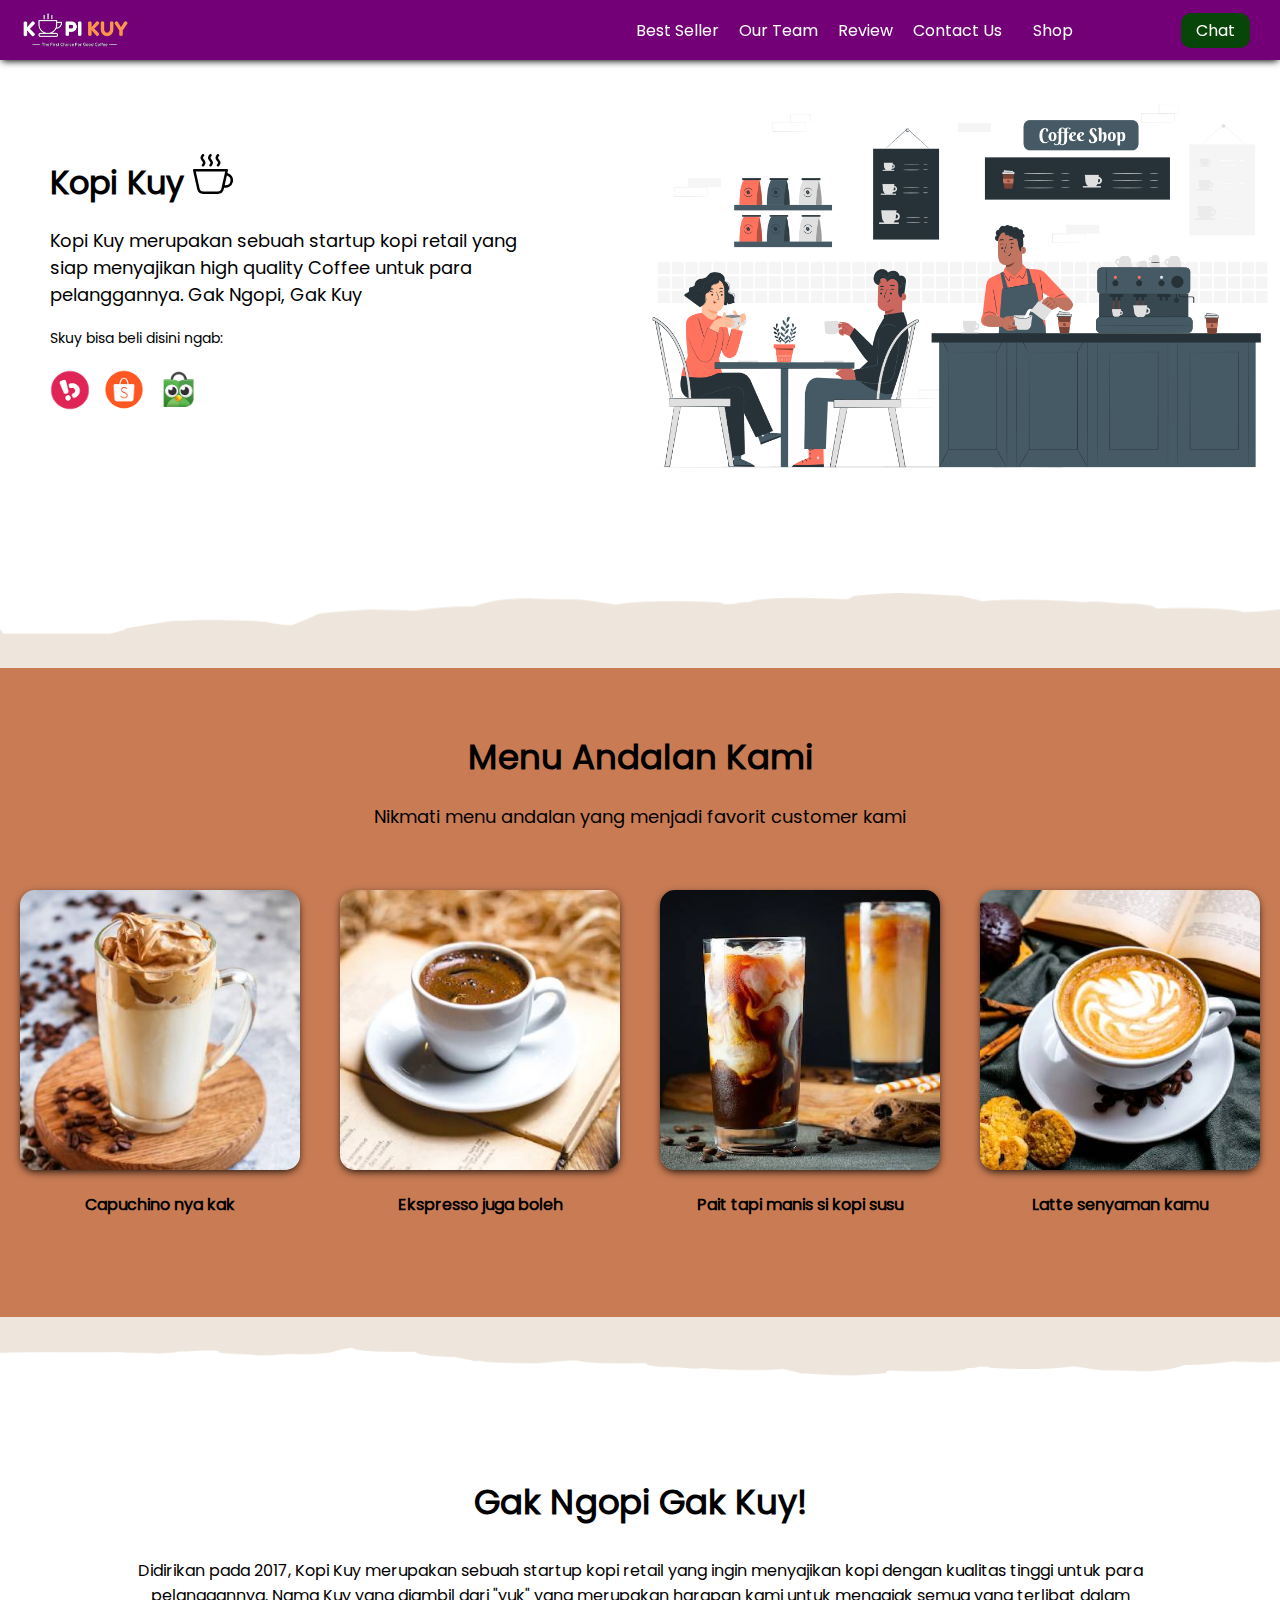
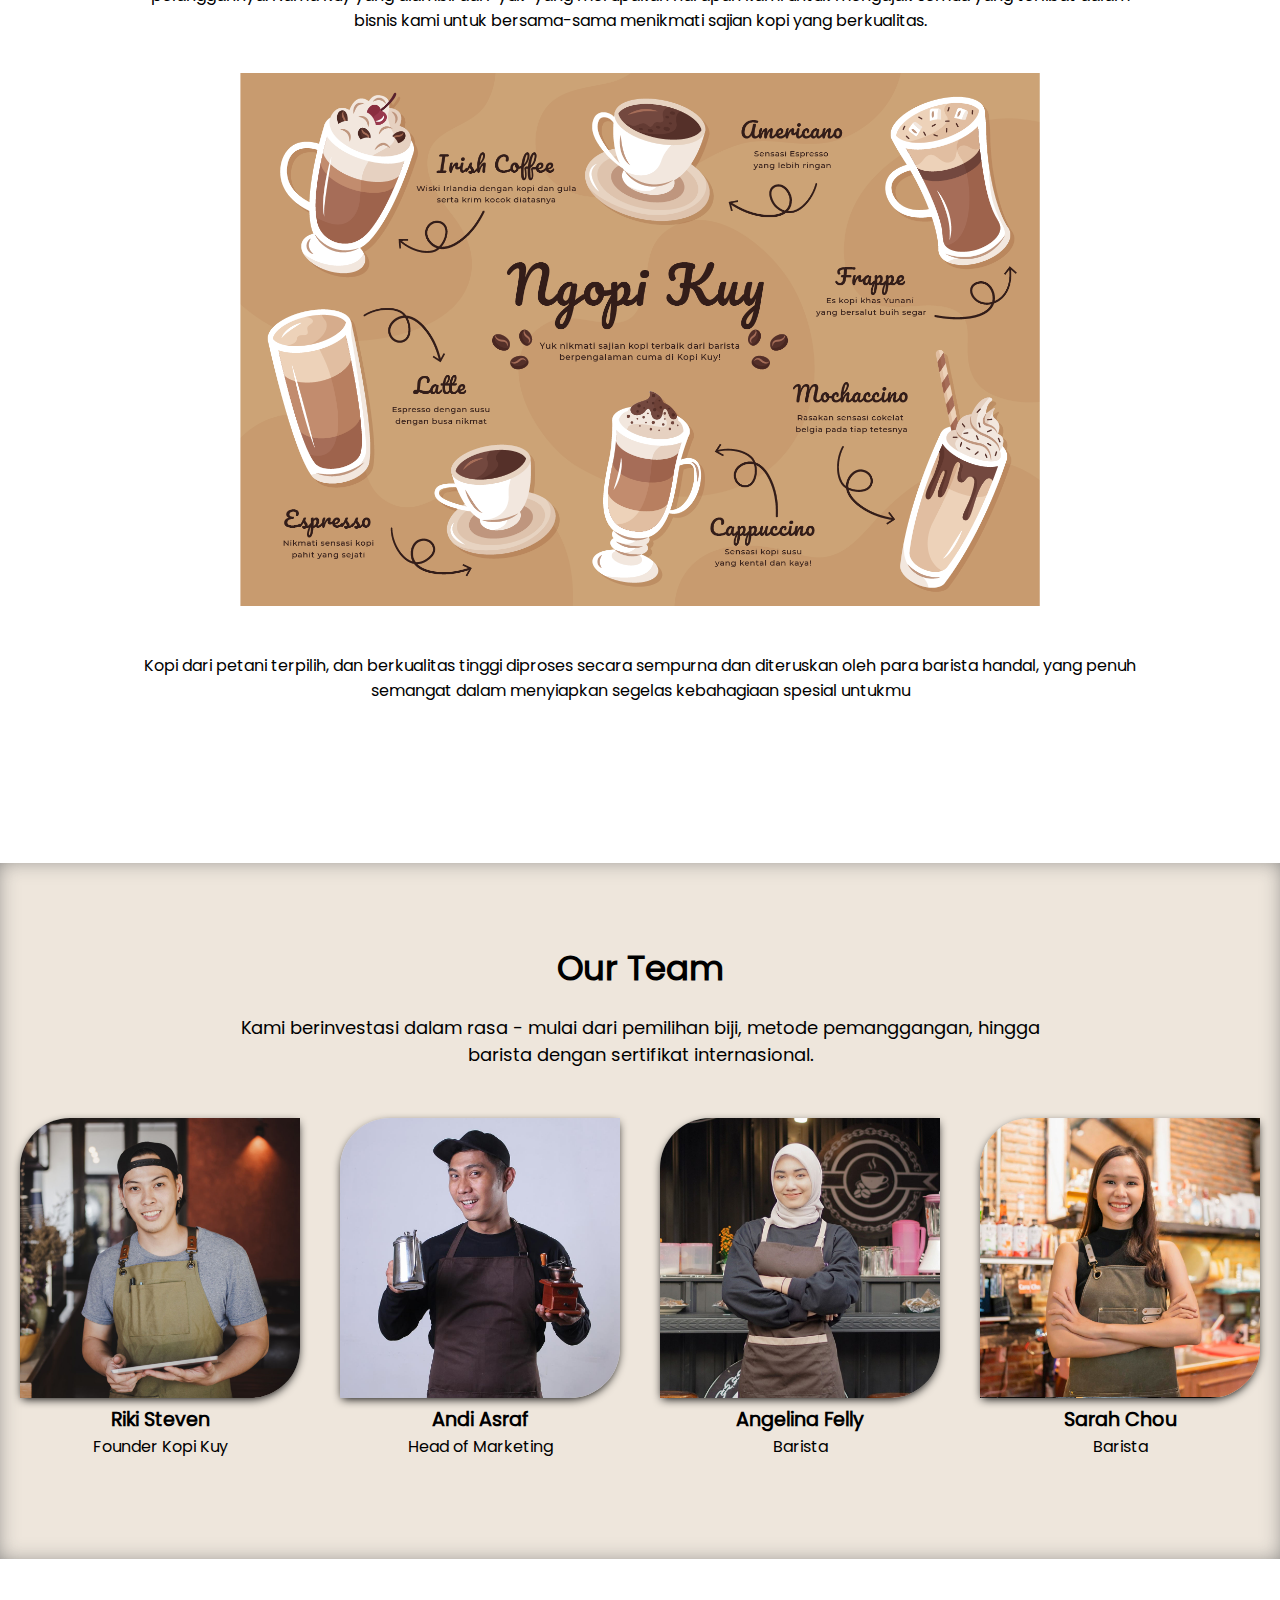
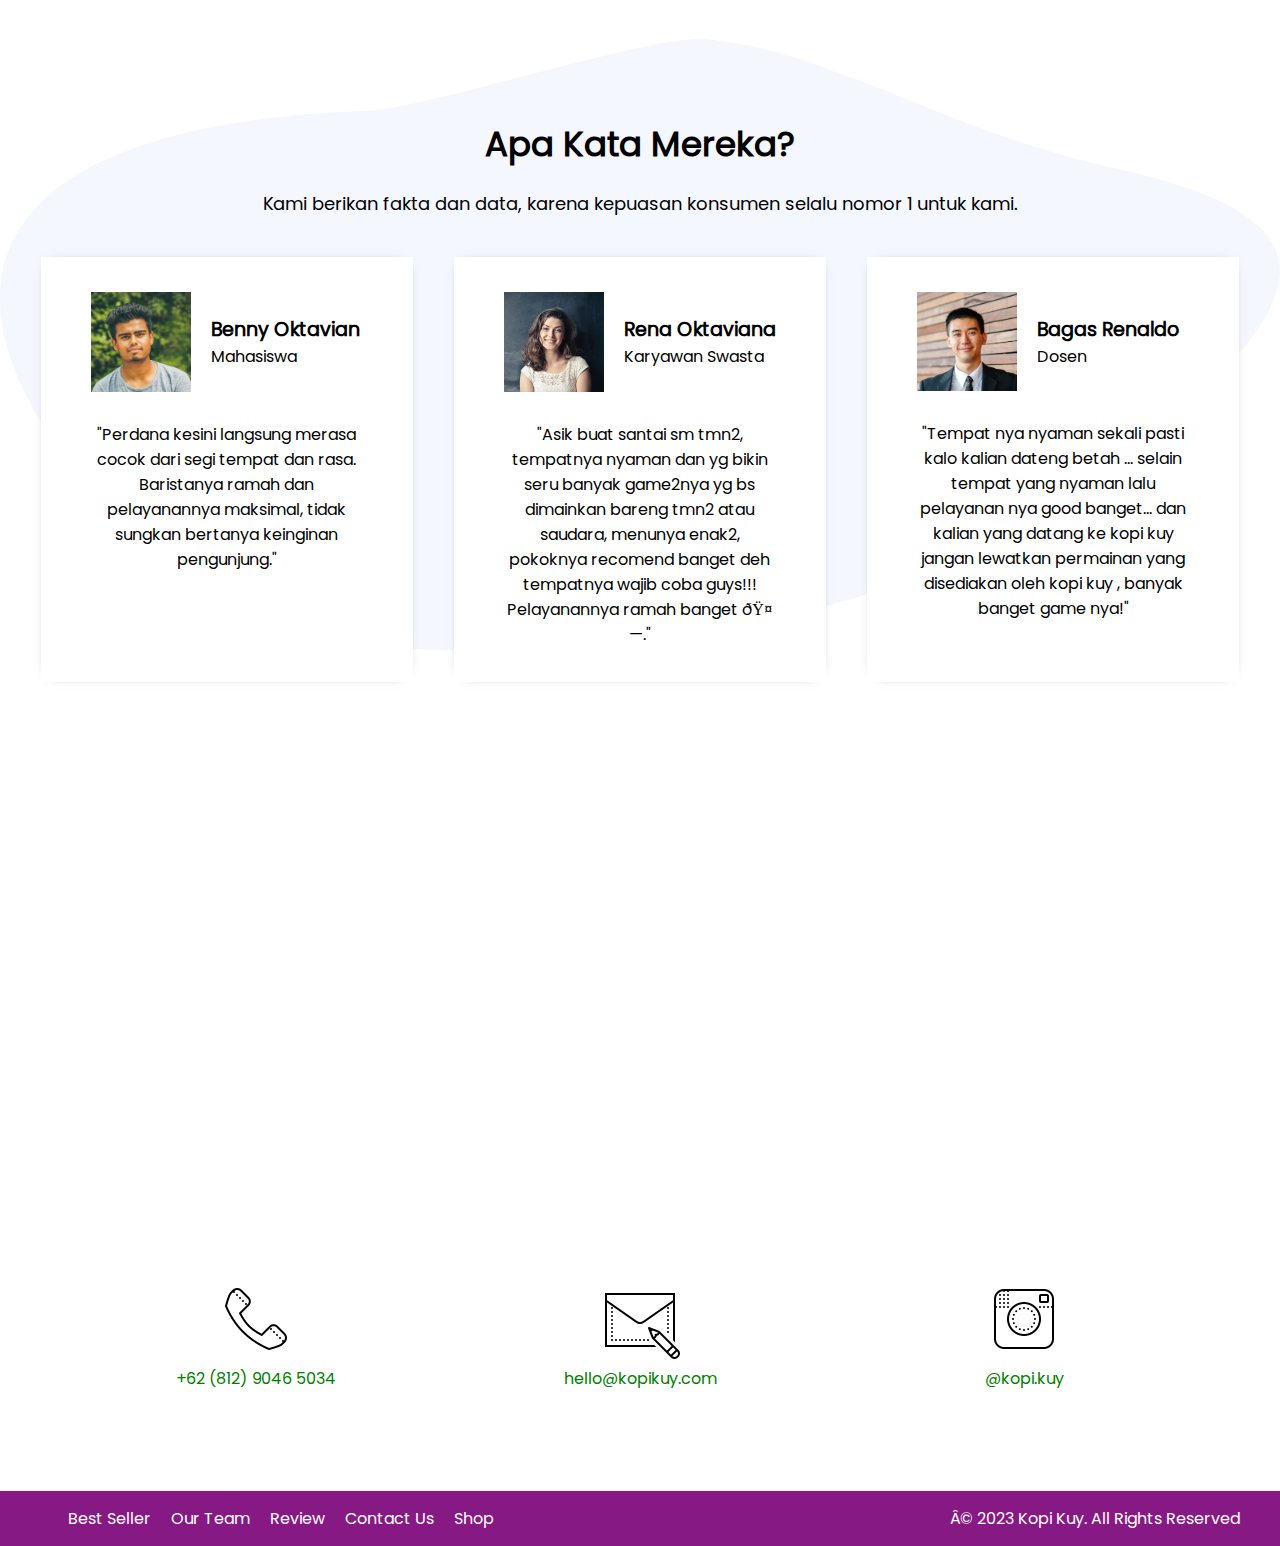
<file: index.html>
<!DOCTYPE html>
<html lang="id">

<head>
    <meta charset="UTF-8">
    <meta http-equiv="X-UA-Compatible" content="IE=edge">
    <meta name="viewport" content="width=device-width, initial-scale=1.0">
    <link rel="shortcut icon" href="images/favicon.ico" type="image/x-icon">
    <title>Website Kopi Kuy</title>
    <link rel="stylesheet" href="css/style.css">
</head>

<body>
    <nav>
        <div class="baris">
            <img class="logo" src="images/logo/logo_kuy.png">
            <div class="navigasi">
                <a href="#best-seller">Best Seller</a>
                <a href="#our-team">Our Team</a>
                <a href="#review">Review</a>
                <a href="#contact-us">Contact Us</a>
            </div>
            <a class="shop" href="produk.html">Shop</a>
            <a class="chat" href="https://wa.me/nomor_hp_anda_pakai_62" target="_blank">Chat</a>
        </div>
    </nav>

    <!--Tulis Kode Di Bawah Sini-->
    <header>
        <div class="baris">

            <div class="col-kiri">
                <h1 class="judul-header">
                    Kopi Kuy
                    <img src="images/icon/icon_kopi.svg" alt="">
                </h1>
                <p class="subjudul-header">
                    Kopi Kuy merupakan sebuah startup kopi retail yang siap menyajikan high quality Coffee untuk para pelanggannya. Gak Ngopi, Gak Kuy
                </p>
                <p class="dapat-dibeli">
                    Skuy bisa beli disini ngab:
                </p>
                <div class="olshop">
                    <img src="images/logo/logo_bukalapak.png" alt="">
                    <img src="images/logo/logo_shopee.png" alt="">
                    <img src="images/logo/logo_tokopedia.png" alt="">
                </div>
            </div>
            <img src=" images/header/header3.png" alt="" class="col-kanan">
        </div>
    </header>

    <!--Kode Selesai-->
</body>

</html>

<section class="best-seller" id="best-seller">
<h2 class="judul-best-seller">
Menu Andalan Kami
</h2>
<p class="subjudul-best-seller">
Nikmati menu andalan yang menjadi favorit customer kami
</p>
<div class="baris">
    <div class="col-produk">
        <img src="images/produk/product_capuchino.jpg" alt="">
        <p class="nama-produk">
            Capuchino nya kak
        </p>
    </div>
    <div class="col-produk">
        <img src="images/produk/product_espresso.jpg" alt="">
        <p class="nama-produk">
            Ekspresso juga boleh
        </p>
    </div>
    <div class="col-produk">
        <img src="images/produk/product_kopi_susu.jpg" alt="">
        <p class="nama-produk">
            Pait tapi manis si kopi susu
        </p>
    </div>
    <div class="col-produk">
        <img src="images/produk/product_latte.jpg" alt="">
        <p class="nama-produk">
            Latte senyaman kamu
        </p>
    </div>
</div>
</section>

<section id="about-us" class="about-us">
    <h2 class="judul-about-us">Gak Ngopi Gak Kuy!</h2>
    <p class="tentang-about-us">
        Didirikan pada 2017, Kopi Kuy merupakan sebuah startup kopi retail yang ingin menyajikan kopi
        dengan kualitas tinggi
        untuk para pelanggannya. Nama Kuy yang diambil dari "yuk" yang merupakan harapan kami untuk
        mengajak semua yang terlibat dalam bisnis kami untuk bersama-sama menikmati sajian kopi yang
        berkualitas.
    </p>
    <img src="images/aset_kopi_jumbo.png">
    <p class="penjelasan-about-us">
        Kopi dari petani terpilih, dan berkualitas tinggi diproses secara sempurna dan diteruskan
        oleh para barista handal,
        yang penuh semangat dalam menyiapkan segelas kebahagiaan spesial untukmu
    </p>
</section>

<section class="our-team" id="our-team">
    <h2 class="judul-team">Our Team</h2>
    <p class="subjudul-team">Kami berinvestasi dalam rasa - mulai dari pemilihan biji, metode pemanggangan,
        hingga barista dengan sertifikat internasional. </p>

    <div class="baris">
        <div class="col-team">
            <img src="images/team/team1.jpg">
            <h3>Riki Steven</h3>
            <p>Founder Kopi Kuy</p>
        </div>
        <div class="col-team">
            <img src="images/team/team2.jpg">
            <h3>Andi Asraf</h3>
            <p>Head of Marketing</p>
        </div>

        <div class="col-team">
            <img src="images/team/team3.jpg">
            <h3>Angelina Felly</h3>
            <p>Barista</p>
        </div>

        <div class="col-team">
            <img src="images/team/team4.jpg">
            <h3>Sarah Chou</h3>
            <p>Barista</p>
        </div>
    </div>
</section>

<section id="review" class="review">
    <h2 class="judul-review">Apa Kata Mereka?</h2>

    <p class="subjudul-review">Kami berikan fakta dan data, karena kepuasan konsumen selalu nomor 1 untuk kami.</p>

    <div class="baris">
        <div class="col-review">
            <div class="profile">
                <img src="images/customer/customer1.jpg">
                <div class="nama-profile">
                    <h3>Benny Oktavian</h3>
                    <p>Mahasiswa</p>
                </div>
            </div>
            <p class="testimoni">"Perdana kesini langsung merasa cocok dari segi tempat dan rasa. Baristanya ramah
                dan pelayanannya maksimal, tidak sungkan bertanya keinginan pengunjung."</p>
        </div>
        <div class="col-review">
            <div class="profile">
                <img src="images/customer/customer2.jpg">
                <div class="nama-profile">
                    <h3>Rena Oktaviana</h3>
                    <p>Karyawan Swasta</p>
                </div>
            </div>
            <p class="testimoni">"Asik buat santai sm tmn2, tempatnya nyaman dan yg bikin seru banyak game2nya yg bs
                dimainkan bareng tmn2 atau saudara, menunya enak2, pokoknya recomend banget deh
                tempatnya wajib coba guys!!! Pelayanannya ramah banget ðŸ¤—."</p>
        </div>
        <div class="col-review">
            <div class="profile">
                <img src="images/customer/customer3.jpg">
                <div class="nama-profile">
                    <h3>Bagas Renaldo</h3>
                    <p>Dosen</p>
                </div>
            </div>
            <p class="testimoni">"Tempat nya nyaman sekali pasti kalo kalian dateng betah ... selain tempat yang
                nyaman lalu pelayanan nya good banget... dan kalian yang datang ke kopi kuy jangan
                lewatkan permainan yang disediakan oleh kopi kuy , banyak banget game nya!"</p>
        </div>
    </div>
</section>

<section class="contact-us" id="contact-us">
    <iframe
        src="https://www.google.com/maps/embed?pb=!1m14!1m8!1m3!1d7932.741866032694!2d106.668581!3d-6.214715!3m2!1i1024!2i768!4f13.1!3m3!1m2!1s0x2e69f9912c7f297b%3A0xe5a3a671dae861ab!2sKopi%20kuy!5e0!3m2!1sid!2sid!4v1680617229460!5m2!1sid!2sid"
        width="100%" height="300" style="border:0;" allowfullscreen="" loading="lazy"
        referrerpolicy="no-referrer-when-downgrade"></iframe>
    <div class="baris">
        <div class="col-kontak">
            <img src="images/icon/icon_phone.png">
            <p>+62 (812) 9046 5034</p>
        </div>
        <div class="col-kontak">
            <img src="images/icon/icon_mail.png">
            <p>hello@kopikuy.com</p>
        </div>
        <div class="col-kontak">
            <img src="images/icon/icon_instagram.png">
            <a href="https://instagram.com" role="button">
                <p>@kopi.kuy</p>
            </a>
        </div>
    </div>
</section>

<footer>
    <div class="baris">
        <div class="navigasi">
            <a href="#best-seller">Best Seller</a>
            <a href="#our-team">Our Team</a>
            <a href="#review">Review</a>
            <a href="#contact-us">Contact Us</a>
            <a href="produk.html">Shop</a>
        </div>
        <p class="copyright">Â© 2023 Kopi Kuy. All Rights Reserved</p>
    </div>
</footer>
</file>
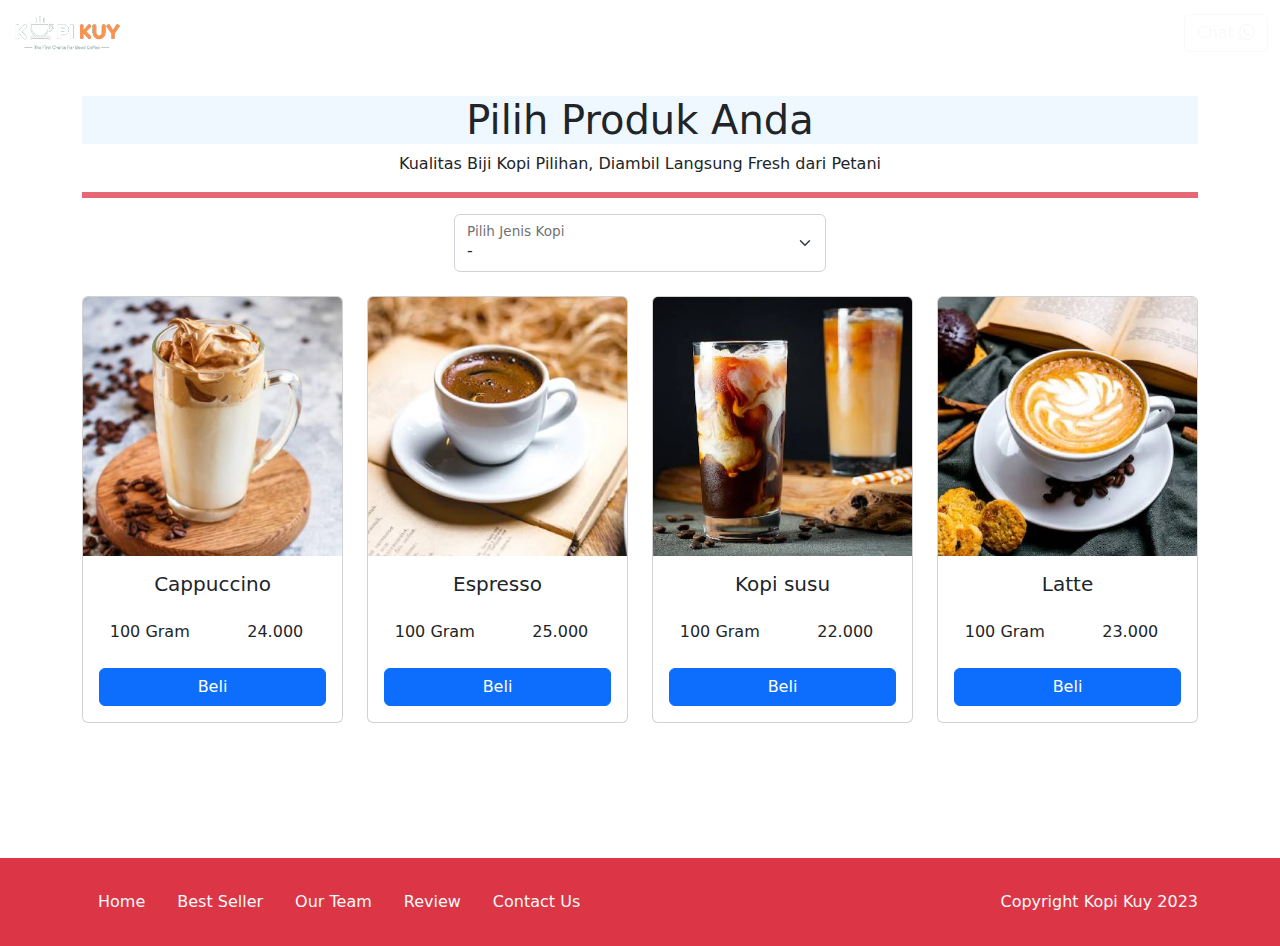
<file: produk.html>
<!DOCTYPE html>
<html lang="id">

<head>
    <meta charset="UTF-8">
    <meta http-equiv="X-UA-Compatible" content="IE=edge">
    <meta name="viewport" content="width=device-width, initial-scale=1.0">
    <link rel="shortcut icon" href="images/favicon/favicon.ico" type="image/x-icon">
    <title>Produk</title>
    <link rel="shortcut icon" href="images/favicon.ico" type="image/x-icon">
    <link rel="stylesheet" href="vendor/bootstrap/bootstrap.min.css">
    <link rel="stylesheet" href="vendor/bootstrap/bootstrap-icons.css">
    <script src="vendor/bootstrap/bootstrap.bundle.min.js"></script>
    <link rel="stylesheet" href="https://rikikurnia.com/block/vendor/rikiblock/css/riki_block.css">
    <style>
        section {
            min-height: 90vh;
        }
         body {
            background-image: url(https://img.freepik.com/free-photo/coffee-beans-with-props-making-coffee_1220-4536.jpg?w=826&t=st=1686886721~exp=1686887321~hmac=acbca3f9ab122b67e6483f5fdb7b9a813db1ab03b46cbd481b171bc194589c16);
            background-size: 100%;
        }
        h1 {
            background-color: aliceblue;
        }
    
        
    </style>
    <script src="js/jquery-3.6.3.min.js"></script>
</head>

<body>
    <!-- Tulis Kode Bootstrap Di Bawah Sini -->
    <nav class="navbar navbar-expand-lg btn-danger navbar-dark w-100 fixed-top">
        <div class="container-fluid">
            <a class="navbar-brand" href="#">
                <img class="logo" src="images/logo/logo_kuy.png" height="40">
            </a>
            <button class="navbar-toggler" type="button" data-bs-toggle="collapse"
                data-bs-target="#navbarSupportedContent" aria-controls="navbarSupportedContent" aria-expanded="false"
                aria-label="Toggle navigation">
                <span class="navbar-toggler-icon"></span>
            </button>
            <div class="collapse navbar-collapse" id="navbarSupportedContent">
                <ul class="navbar-nav ms-auto me-3 mb-2 mb-lg-0">
                    <li class="nav-item">
                        <a class="nav-link active" aria-current="page" href="index.html">Home</a>
                    </li>
                    <li class="nav-item">
                        <a class="nav-link" href="index.html#best-seller">Best Seller</a>
                    </li>
                    <li class="nav-item">
                        <a class="nav-link" href="index.html#our-team">Our Team</a>
                    </li>
                    <li class="nav-item">
                        <a class="nav-link" href="index.html#review">Review</a>
                    </li>
                    <li class="nav-item">
                        <a class="nav-link" href="index.html#contact-us">Contact Us</a>
                    </li>
                </ul>
                <a class="btn btn-outline-light" href="https://wa.me/6281290465034" target="_blank">Chat <i
                        class="bi bi-whatsapp"></i></a>

            </div>
        </div>
    </nav>
    <section class="produk mt-5 pt-5 text-center">
        <div class="container">
            <h1>Pilih Produk Anda</h1>
            <p>Kualitas Biji Kopi Pilihan, Diambil Langsung Fresh dari Petani</p>
            <hr class="border border-danger border-3 opacity-75">
            <div class="form-floating col-md-4 m-auto">
                <select class="form-select" id="select_kopi">
                    <option selected disabled>-</option>
                    <option value="arabica">Arabica</option>
                    <option value="robusta">Robusta</option>
                </select>
                <label for="select_kopi">Pilih Jenis Kopi</label>
            </div>
            <div id="baris_produk" class="row row-cols-1 row-cols-sm-2 row-cols-md-3 row-cols-lg-4 my-4">

                <div class="col mb-4">
                    <div class="card">
                        <img src="images/produk/product_capuchino.jpg" class="card-img-top" alt="...">
                        <div class="card-body">
                            <h5 class="card-title">Cappuccino</h5>
                            <div class="row keterangan my-4">
                                <div class="col">
                                    100 Gram
                                </div>
                                <div class="col">
                                    24.000
                                </div>
                            </div>
                            <a href="#" class="btn btn-primary w-100">Beli</a>
                        </div>
                    </div>
                </div>
                <div class="col mb-4">
                    <div class="card">
                        <img src="images/produk/product_espresso.jpg" class="card-img-top" alt="...">
                        <div class="card-body">
                            <h5 class="card-title">Espresso</h5>
                            <div class="row keterangan my-4">
                                <div class="col">
                                    100 Gram
                                </div>
                                <div class="col">
                                    25.000
                                </div>
                            </div>
                            <a href="#" class="btn btn-primary w-100">Beli</a>
                        </div>
                    </div>
                </div>
                <div class="col mb-4">
                    <div class="card">
                        <img src="images/produk/product_kopi_susu.jpg" class="card-img-top" alt="...">
                        <div class="card-body">
                            <h5 class="card-title">Kopi susu</h5>
                            <div class="row keterangan my-4">
                                <div class="col">
                                    100 Gram
                                </div>
                                <div class="col">
                                    22.000
                                </div>
                            </div>
                            <a href="#" class="btn btn-primary w-100">Beli</a>
                        </div>
                    </div>
                </div>
                <div class="col mb-4">
                    <div class="card">
                        <img src="images/produk/product_latte.jpg" class="card-img-top" alt="...">
                        <div class="card-body">
                            <h5 class="card-title">Latte</h5>
                            <div class="row keterangan my-4">
                                <div class="col">
                                    100 Gram
                                </div>
                                <div class="col">
                                    23.000
                                </div>
                            </div>
                            <a href="#" class="btn btn-primary w-100">Beli</a>
                        </div>
                    </div>
                </div>

            </div>
        </div>
    </section>


    </div>
    </section>

    <footer class="bg-danger py-4">
        <div class="container">
            <div class="row align-items-center">
                <div class="col-md-8">
                    <ul class="nav">
                        <li class="nav-item">
                            <a class="nav-link link-light active" aria-current="page" href="index.html">Home</a>
                        </li>
                        <li class="nav-item">
                            <a class="nav-link link-light" href="index.html#best-seller">Best Seller</a>
                        </li>
                        <li class="nav-item">
                            <a class="nav-link link-light" href="index.html#our-team">Our Team</a>
                        </li>
                        <li class="nav-item">
                            <a class="nav-link link-light" href="index.html#review">Review</a>
                        </li>
                        <li class="nav-item">
                            <a class="nav-link link-light" href="index.html#contact-us">Contact Us</a>
                        </li>
                    </ul>
                </div>
                <div class="col-md-4 text-light text-end">
                    Copyright Kopi Kuy 2023
                </div>
            </div>
        </div>
    </footer>

    <script>
        /* Tulis Javascrip Di bawah Sini*/
       var sumber = "https://rikikurnia.com/prakerja/api/kopi"
        var sumber2 = "data.json"

        select_kopi.onchange = function () {
            var dipilih = select_kopi.value
            console.log(dipilih)

            var template = ""

            $.getJSON(sumber).then(function (data) {
                var data_kopi = data[dipilih]
                console.log(data_kopi)

                data_kopi.forEach(item => {
                    template += `<div class="col mb-4">
                        <div class="card">
                            <img src="${item.foto}" class="card-img-top" alt="...">
                            <div class="card-body">
                                <h5 class="card-title">${item.nama}</h5>
                                <div class="row keterangan my-4">
                                    <div class="col">
                                        ${item.size}
                                    </div>
                                    <div class="col">
                                        ${item.harga}
                                    </div>
                                </div>
                                <a href="${item.link}" class="btn btn-danger w-100">Beli</a>
                            </div>
                        </div>
                    </div>`
                })

                baris_produk.innerHTML = template

            })
        }

    </script>
</body>

</html>
</file>
<file: css/style.css>
/* Pengaturan Global */

/* Mendaftarkan font ke dalam CSS, dan memberi nama family */
@font-face {
   font-family: 'Poppins';
   src: url(../fonts/poppins.woff2);
}

* {
   box-sizing: border-box;
   margin: 0;
   padding: 0;
}

html {
   /* agar scroll ketika klik pada navigasi menjadi halus */
   scroll-behavior: smooth;
}

body {
   /* mendaftarkan semua teks pada body menjadi family Poppins */
   font-family: 'Poppins';
}

a {
   /* menghilangkan garis bawah pada link */
   text-decoration: none;

   /* menghilangkan warna bawaan pada link */
   color: unset;
}

h2 {
   /* mengatur ukuran huruf ke 34 pixel */
   font-size: 34px;
}

h3 {
   /* mengatur ukuran huruf ke 1.2rem */
   font-size: 1.2rem;
}

h1,
h2,
h3 {
   /* mengatur tebal huruf */
   font-weight: bold;
}

img {
   /* 
      mengatur agar semua elemen img memiliki panjang maksimal 100% agar
      tidak besar gambar tidak melebihi layar ataupun pembungkus
   */
   max-width: 100%;
}

/* Navigasi */

nav {
   /* background-color mengatur warna latar belakang */
   background-color: rgba(212, 162, 234, 0.785);

   /* penulisan 2 background-color seperti ini akan mengabaikan penulisan sebelumnya */
   background-color: #740078;

   /* box-shadow membuat efek bayangan */
   box-shadow: 0 3px 7px -2px #000;
   

   /* width mengatur panjang elemen */
   width: 100%;
   padding-top: 10px;
   padding-bottom: 10px;

   /* position mengatur posisi elemen, static untuk biasa, fixed untuk efek menempel */
   position: fixed;

   /* Nilai z-index semakin besar, maka elemen akan semakin di depan */
   z-index: 500;
}

/* 
   PERHATIKAN bahwa dalam mengatur elemen, nama elemen langsung ditulis
   sedangkan untuk mengatur class, dibutuhkan tanda titik (.) terlebih dulu
   img {} berarti elemen dengan tag img, 
   sedangkan .img artinya elemen dengan kelas img   
*/

.baris {
   /* 
      display: flex memiliki pengaturan yang dapat mengatur agar elemen
      di dalamnya memiliki ukuran yang fleksibel
   */
   display: flex;

   /* 
      align-items: center mengatur elemen di dalamnya rata tengah vertikal
   */
   align-items: center;

   /* 
      justify-content: center mengatur elemen di dalamnya rata tengah horizontal
   */
   justify-content: center;

   /* 
      flex-wrap: wrap mengatur agar jika panjang elemen berlebih, maka elemen
      akan otomatis diletakan di baris baru
   */
   flex-wrap: wrap;
}

section {
   /* text-align mengatur rata tulisan, bisa bernilai: left, right, center, justify */
   text-align: center;
}

.logo {
   /* height mengatur tinggi elemen */
   height: 40px;
   margin-left: 20px;
}

.navigasi {
   margin-left: auto;
   margin-right: 15px;
}

.navigasi a,
.shop {
   color: #fff;
   padding-left: 8px;
   padding-right: 8px;
}

.shop {
   margin-right: 100px;
}

.chat {
   margin-right: 30px;
   background-color: rgb(8, 69, 8);
   color: #fff;
   padding-top: 5px;
   padding-right: 15px;
   padding-bottom: 5px;
   padding-left: 15px;
   border-radius: 10px;
}


/* HEADER */


header,
section {
   /*
    padding mengatur jarak ke dalam
    pada padding dan margin ditambahkan top / right / bottom / top 
    untuk mengatur jarak masing-masing 
   */
   padding-top: 80px;
   padding-bottom: 80px;

   /* margin mengatur jarak ke luar */
   margin-bottom: 80px;
}

/* penulisan CSS dapat digabung dengan beberapa elemen */
.col-kiri,
.col-kanan {
   /* width mengatur panjang elemen. 50% artinya setengah ukuran pembungkus */
   width: 50%;
}

.col-kiri {
   padding-left: 50px;
   padding-right: 120px;
}

.judul-header {
   margin-bottom: 20px;
}

.subjudul-header {
   /* font-size digunakan untuk mengatur ukuran huruf */
   font-size: 18px;
}

.dapat-dibeli {
   margin-top: 20px;
   margin-bottom: 20px;
   font-size: 14px;
}

.olshop img {
   width: 40px;

   /* height digunakan untuk mengatur tinggi elemen */
   height: auto;
   margin-right: 10px;
}

/* Best Seller */

.best-seller {
   position: relative;

   /* background-color mengatur warna latar belakang elemen */
   background-color: #c1683bde;
}

/* 
terkait position, after, dan before memerlukan pemahaman mendalam
terkait layout pada CSS untuk dapat memahami secara penuh 
*/

.best-seller::before,
.best-seller::after {
   position: absolute;
   content: "";
   width: 100%;
   height: 76px;

   /* background-image untuk menambahkan gambar sebagai background */
   background-image: url(../images/garis-atas.png);


   /*background-size agar gambar latar menyesuaikan tinggi / panjang elemen */
   background-size: cover;

   top: -60px;
   left: 0;
}

.best-seller::after {
   height: 60px;
   background-image: url(../images/garis-bawah.png);
   top: unset;
   bottom: -60px;
}

.judul-best-seller {
   margin-bottom: 20px;
}

.subjudul-best-seller {
   font-size: 18px;
   margin-bottom: 40px;
}

.col-produk {
   /* 
      Penulisan padding dan margin seperti padding:20px ini penulisan singkat 
      yang berarti top, right, bottom, left nilainya sama, yaitu 20px 
   */
   padding: 20px;
   width: 25%;
}

.col-produk img {
   /* transition membuat animasi transisi dari perubahan style, 0.3s berarti 0.3 detik */
   transition: all 0.3s ease;

   /* border-radius  Membuat sudut membulat */
   border-radius: 15px;

   /* box-shadow membuat efek bayangan */
   box-shadow: 0 3px 10px -2px #000;
}

/* :hover akan dijalankan saat mouse ada di atas elemen */
.col-produk img:hover {

   /* membuat transformasi, bisa berupa scale(1.05), rotate(180deg), translateY(-50px), dsb */
   transform: scale(0.9);
   border-radius: 50%;
}

.nama-produk {
   margin-top: 15px;
   font-weight: bold;
}

/* About US */

.about-us {
   /* max-width: 80%; mengatur panjang maksimal elemen tidak boleh melebihi 80% layar */
   max-width: 80%;

   /* margin-left dan margin-right auto akan membuat posisi elemen berada di tengah */
   margin-left: auto;
   margin-right: auto;
}

.judul-about-us {
   margin-bottom: 30px;
}

/* 
   penulisan .about-us img {} berarti mengatur elemen img 
   yang ada di dalam elemen dengan kelas about-us 
   harap perhatikan .about-us dan image dipisahkan spasi
   penulisan class diawali titik (.) penulisan elemen tidak
*/
.about-us img {
   /* 
      Penulisan width: 800px dan max-width: 100% mengatur agar
      elemen memiliki panjang 800px namun tidak boleh melebihi 100% ukuran layar
   */
   width: 800px;
   max-width: 100%;
}

.tentang-about-us {
   margin-bottom: 40px;
}

.penjelasan-about-us {
   margin-top: 40px;
}

/* OUR TEAM */

.our-team {
   background-color: #EEE6DC;
   box-shadow: inset 0px 0px 23px -6px #707070;
}

.judul-team {
   margin-bottom: 20px;
}

.subjudul-team {
   margin-bottom: 30px;
   font-size: 18px;
   width: 800px;
   max-width: 90%;
   margin-left: auto;
   margin-right: auto;
}

.col-team {
   width: 25%;
   padding: 20px;
}

.col-team img {
   box-shadow: 0 3px 10px -2px #000;
   border-radius: 50px 0px 50px 0px;
}


/* REVIEW */

.review {
   background-image: url(../images/bg-review.svg);
   /* 
      background-size: contain;
      membuat gambar latar belakang tidak terpotong
   */
   background-size: contain;

   /* 
      background-repeat: no-repeat;
      membuat gambar latar belakang tidak diulang (duplikat)
   */
   background-repeat: no-repeat;
   padding-left: 20px;
   padding-right: 20px;
}

.judul-review {
   margin-bottom: 20px;
}

.subjudul-review {
   margin-bottom: 40px;
   font-size: 18px;
}

.review .baris {
   justify-content: space-around;
   /* align-items: stretch; membuat tinggi elemen di dalam .review .baris seragam */
   align-items: stretch;
}

.col-review {
   width: 30%;
   padding: 35px 50px;
   box-shadow: 0px 0px 12px -10px #000;
   background-color: #fff;
}

.profile {
   display: flex;
   margin-bottom: 30px;
   align-items: center;
}

/* mengatur elemen img yang ada di dalam class(.) profile */
.profile img {
   width: 100px;
   margin-right: 20px;
}

.profile .nama-profile {
   text-align: left;
}

/* CONTACT US */
.contact-us {
   margin-bottom: 20px;
}

.col-kontak {
   width: 30%;
   margin-top: 50px;
   /* color mengatur warna tulisan */
   color: green;
}

/* FOOTER */

footer {
   background-color: #871985;
   padding-top: 15px;
   padding-bottom: 15px;
   color: #fff;
   padding-right: 40px;
   padding-left: 40px;
}

footer .navigasi {
   margin-left: 20px;
   margin-right: auto;
}

/* UNTUK RESPONSIF DI BAWAH */

@media (max-width:600px) {

   .navigasi {
      display: none;
   }
      .shop {
         margin-right: 20px
      }
   
      .logo {
         margin-right: auto;
      }
   
      .col-kiri {
         width: 100%;
         text-align: center;
         padding: 20px;
      }
   
      .col-kanan {
         width: 100%;
      }
      .col-produk,
      .col-team {
         width: 50%;
      }
         
      .col-review {
         width: 100%;
         margin-bottom: 30px;
      }
         
      .col-kontak {
         width: 50%;
      }
}
</file>
